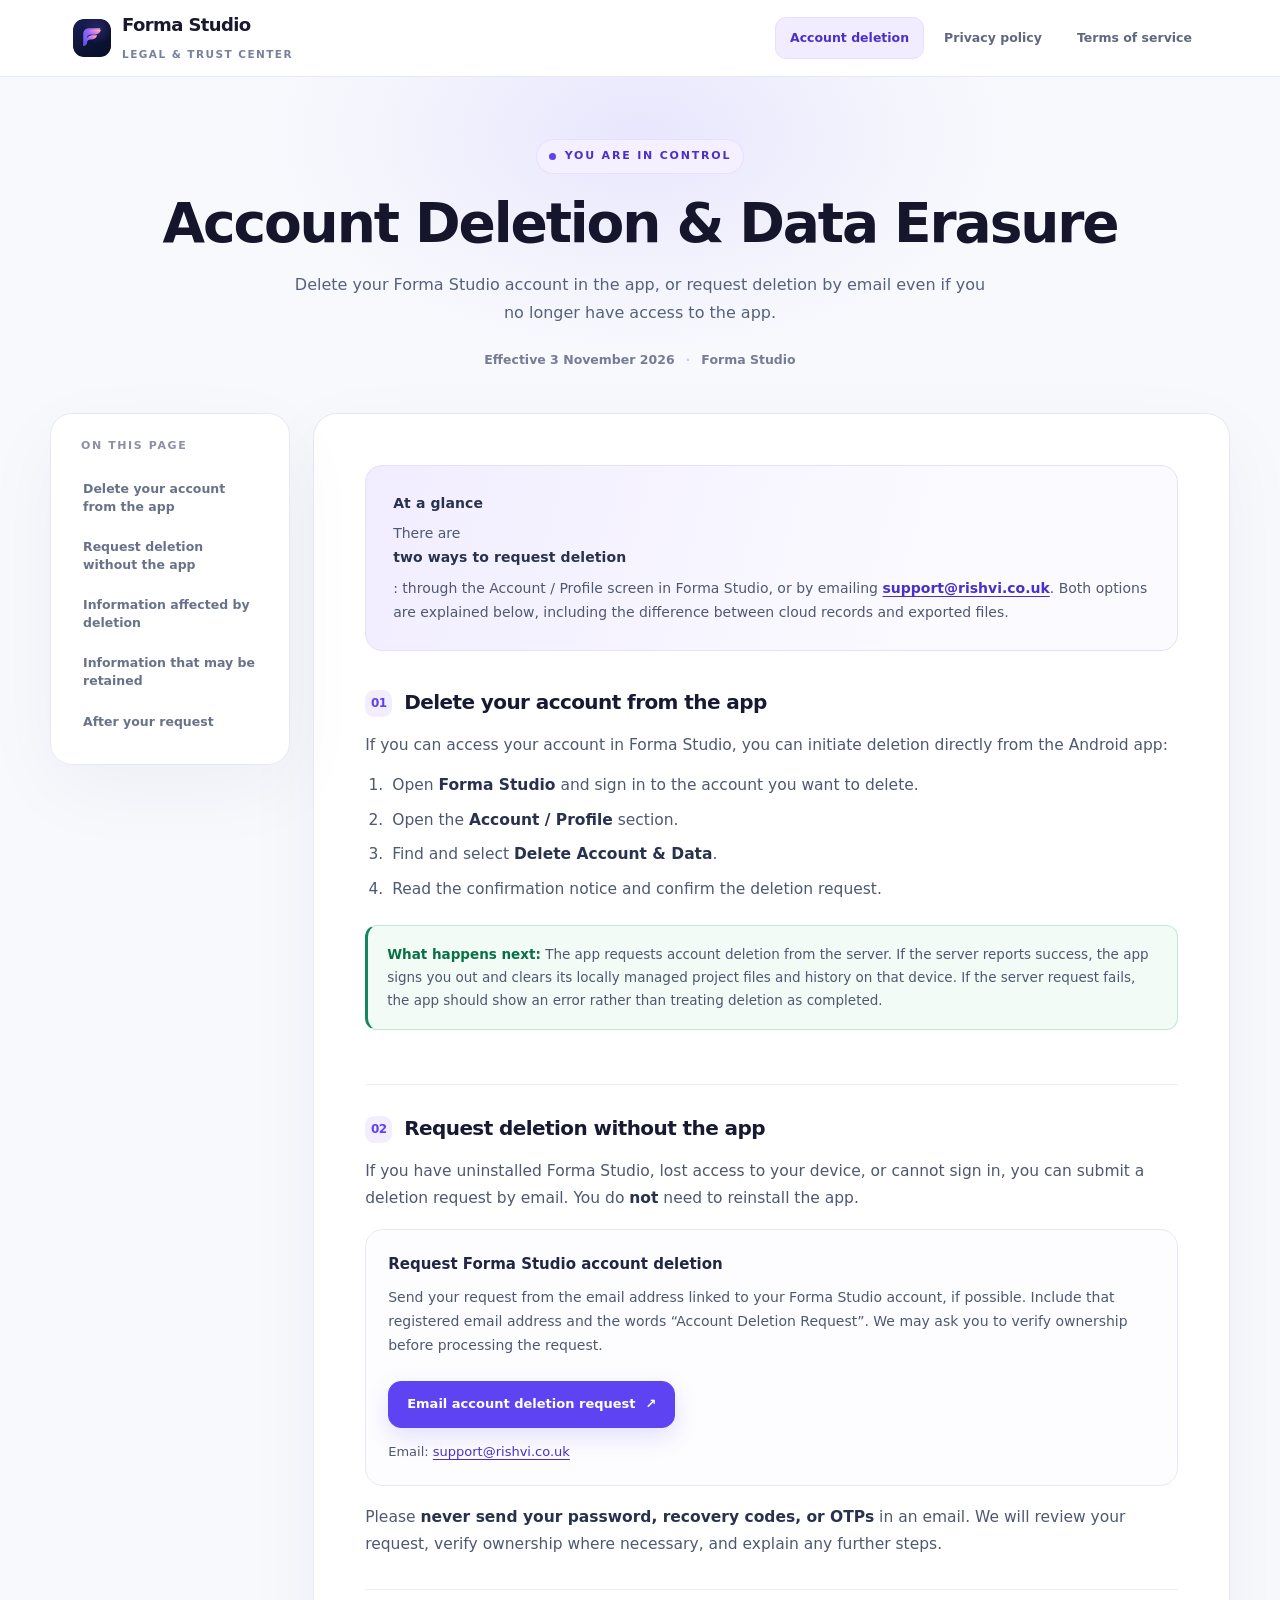
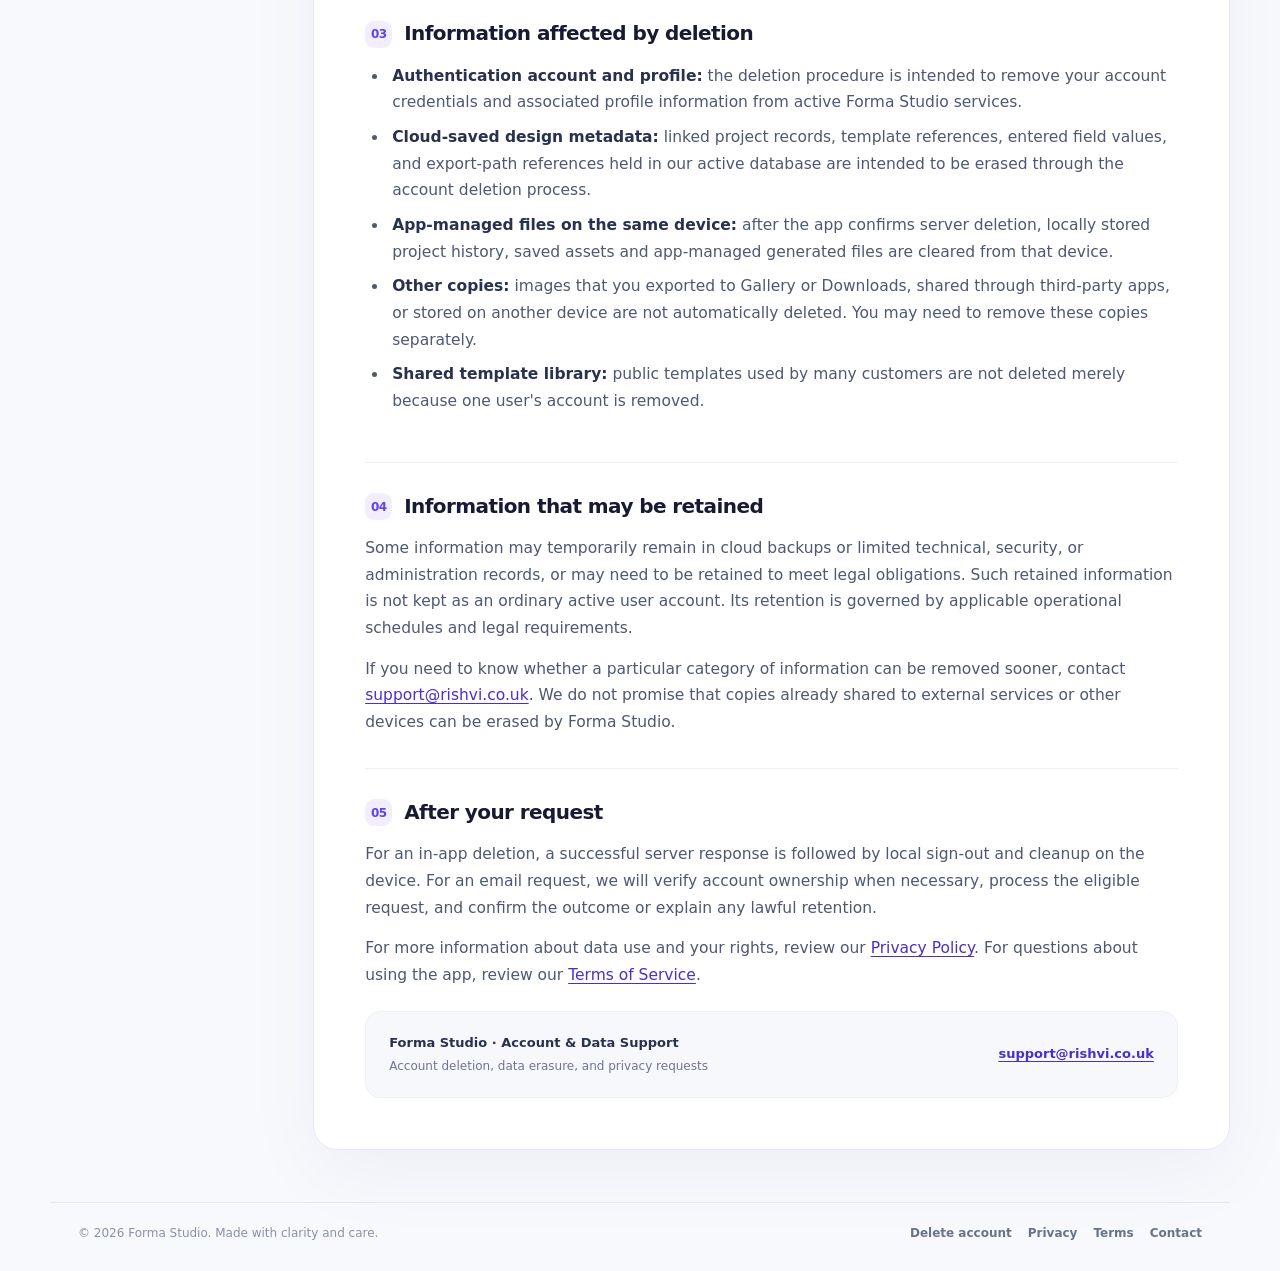
<file: index.html>
<!doctype html>
<html lang="en">
<head>
  <meta charset="utf-8">
  <meta name="viewport" content="width=device-width, initial-scale=1">
  <meta name="theme-color" content="#F8F9FD">
  <meta name="color-scheme" content="light">
  <meta name="description" content="Delete your Forma Studio account in the app, or request deletion by email even if you no longer have access to the app.">
  <meta name="author" content="Forma Studio">
  <title>Account Deletion &amp; Data Erasure | Forma Studio</title>
  <link rel="icon" href="assets/forma_mark.svg" type="image/svg+xml">
  <link rel="stylesheet" href="styles.css">
</head>
<body>
<a class="skip-link" href="#main-content">Skip to content</a>
<header class="site-header">
  <div class="header-content">
    <a class="brand" href="index.html" aria-label="Forma Studio legal home">
      <img src="assets/forma_mark.svg" alt="" width="38" height="38">
      <span><span class="brand-name">Forma Studio</span><span class="brand-line">Legal &amp; Trust Center</span></span>
    </a>
    <nav class="top-nav" aria-label="Legal pages">
      <a href="index.html" aria-current="page">Account deletion</a>
<a href="privacy-policy.html">Privacy policy</a>
<a href="terms-of-service.html">Terms of service</a>
    </nav>
  </div>
</header>
<div class="page-wrap">
  <main id="main-content">
    <div class="hero">
      <span class="eyebrow"><span class="dot" aria-hidden="true"></span> You are in control</span>
      <h1>Account Deletion &amp; Data Erasure</h1>
      <p class="hero-subtitle">Delete your Forma Studio account in the app, or request deletion by email even if you no longer have access to the app.</p>
      <div class="hero-meta">Effective 3 November 2026<span aria-hidden="true">·</span>Forma Studio</div>
    </div>
    <div class="content-grid">
      <aside class="toc" aria-label="On this page"><div class="toc-title">On this page</div><nav aria-label="Page sections"><a href="#in-app">Delete your account from the app</a>
<a href="#web">Request deletion without the app</a>
<a href="#removed">Information affected by deletion</a>
<a href="#retained">Information that may be retained</a>
<a href="#after">After your request</a></nav></aside>
      <article class="document" aria-label="Account Deletion &amp; Data Erasure">
        <div class="summary"><strong>At a glance</strong><p>There are <strong>two ways to request deletion</strong>: through the Account / Profile screen in Forma Studio, or by emailing <a href="mailto:support@rishvi.co.uk">support@rishvi.co.uk</a>. Both options are explained below, including the difference between cloud records and exported files.</p></div>
        <section id="in-app" aria-labelledby="heading-in-app">
<h2 id="heading-in-app"><span class="sec-number" aria-hidden="true">01</span>Delete your account from the app</h2>
<p>If you can access your account in Forma Studio, you can initiate deletion directly from the Android app:</p>
<ol>
<li>Open <strong>Forma Studio</strong> and sign in to the account you want to delete.</li>
<li>Open the <strong>Account / Profile</strong> section.</li>
<li>Find and select <strong>Delete Account &amp; Data</strong>.</li>
<li>Read the confirmation notice and confirm the deletion request.</li>
</ol>
<div class="note note--success"><strong>What happens next:</strong> The app requests account deletion from the server. If the server reports success, the app signs you out and clears its locally managed project files and history on that device. If the server request fails, the app should show an error rather than treating deletion as completed.</div>
</section>
<section id="web" aria-labelledby="heading-web">
<h2 id="heading-web"><span class="sec-number" aria-hidden="true">02</span>Request deletion without the app</h2>
<p>If you have uninstalled Forma Studio, lost access to your device, or cannot sign in, you can submit a deletion request by email. You do <strong>not</strong> need to reinstall the app.</p>
<div class="callout"><div class="callout-title">Request Forma Studio account deletion</div><p>Send your request from the email address linked to your Forma Studio account, if possible. Include that registered email address and the words “Account Deletion Request”. We may ask you to verify ownership before processing the request.</p><a class="button" href="mailto:support@rishvi.co.uk?subject=Forma%20Studio%20Account%20Deletion%20Request&amp;body=Hello%20Forma%20Studio%2C%0A%0APlease%20delete%20the%20Forma%20Studio%20account%20associated%20with%20this%20email%20address%20and%20the%20related%20personal%20data.%0A%0AThank%20you.">Email account deletion request <span aria-hidden="true">↗</span></a><p style="margin-top:13px;font-size:13px">Email: <a href="mailto:support@rishvi.co.uk">support@rishvi.co.uk</a></p></div>
<p>Please <strong>never send your password, recovery codes, or OTPs</strong> in an email. We will review your request, verify ownership where necessary, and explain any further steps.</p>
</section>
<section id="removed" aria-labelledby="heading-removed">
<h2 id="heading-removed"><span class="sec-number" aria-hidden="true">03</span>Information affected by deletion</h2>
<ul>
<li><strong>Authentication account and profile:</strong> the deletion procedure is intended to remove your account credentials and associated profile information from active Forma Studio services.</li>
<li><strong>Cloud-saved design metadata:</strong> linked project records, template references, entered field values, and export-path references held in our active database are intended to be erased through the account deletion process.</li>
<li><strong>App-managed files on the same device:</strong> after the app confirms server deletion, locally stored project history, saved assets and app-managed generated files are cleared from that device.</li>
<li><strong>Other copies:</strong> images that you exported to Gallery or Downloads, shared through third-party apps, or stored on another device are not automatically deleted. You may need to remove these copies separately.</li>
<li><strong>Shared template library:</strong> public templates used by many customers are not deleted merely because one user's account is removed.</li>
</ul>
</section>
<section id="retained" aria-labelledby="heading-retained">
<h2 id="heading-retained"><span class="sec-number" aria-hidden="true">04</span>Information that may be retained</h2>
<p>Some information may temporarily remain in cloud backups or limited technical, security, or administration records, or may need to be retained to meet legal obligations. Such retained information is not kept as an ordinary active user account. Its retention is governed by applicable operational schedules and legal requirements.</p>
<p>If you need to know whether a particular category of information can be removed sooner, contact <a href="mailto:support@rishvi.co.uk">support@rishvi.co.uk</a>. We do not promise that copies already shared to external services or other devices can be erased by Forma Studio.</p>
</section>
<section id="after" aria-labelledby="heading-after">
<h2 id="heading-after"><span class="sec-number" aria-hidden="true">05</span>After your request</h2>
<p>For an in-app deletion, a successful server response is followed by local sign-out and cleanup on the device. For an email request, we will verify account ownership when necessary, process the eligible request, and confirm the outcome or explain any lawful retention.</p>
<p>For more information about data use and your rights, review our <a href="privacy-policy.html">Privacy Policy</a>. For questions about using the app, review our <a href="terms-of-service.html">Terms of Service</a>.</p>
<div class="contact-strip"><div><strong>Forma Studio · Account &amp; Data Support</strong><span>Account deletion, data erasure, and privacy requests</span></div><a href="mailto:support@rishvi.co.uk">support@rishvi.co.uk</a></div>
</section>
      </article>
    </div>
  </main>
</div>
<footer class="site-footer"><span>© 2026 Forma Studio. Made with clarity and care.</span><nav class="footer-links" aria-label="Footer links"><a href="index.html">Delete account</a><a href="privacy-policy.html">Privacy</a><a href="terms-of-service.html">Terms</a><a href="mailto:support@rishvi.co.uk">Contact</a></nav></footer>
</body>
</html>
</file>
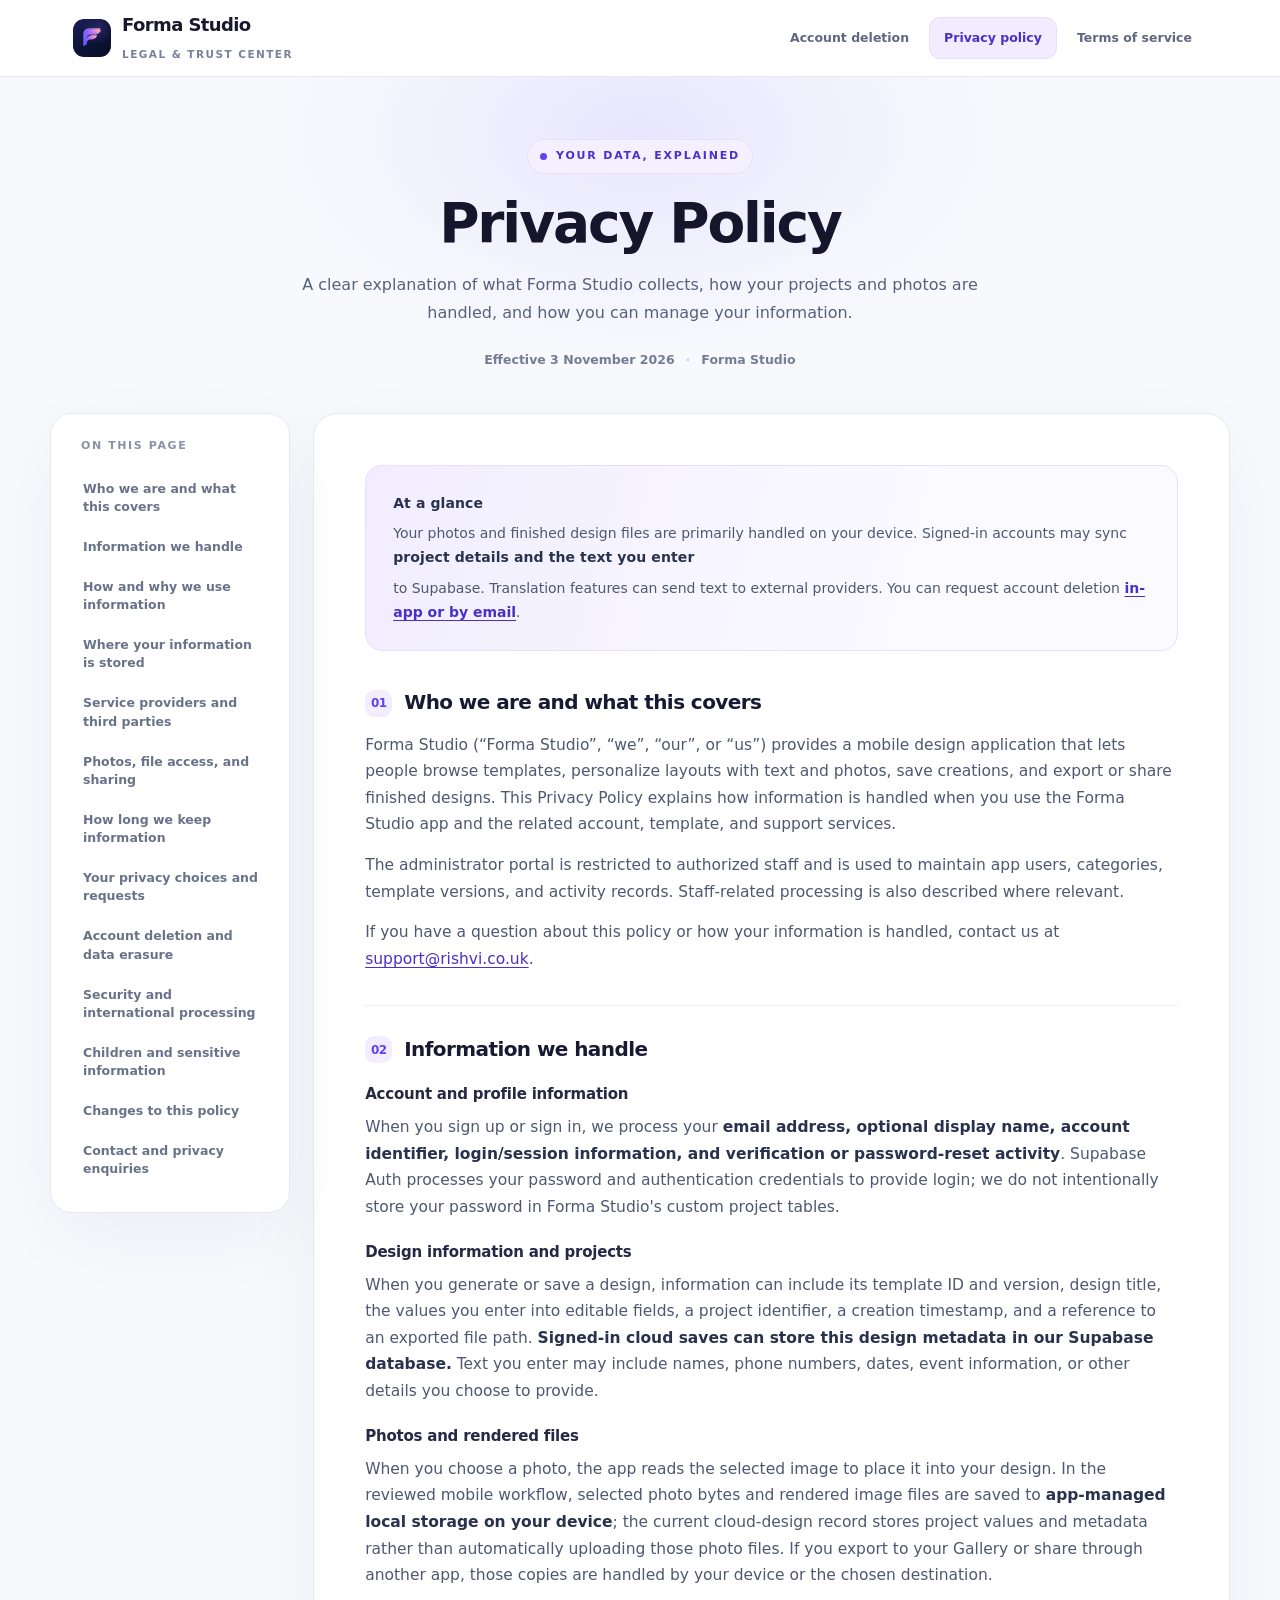
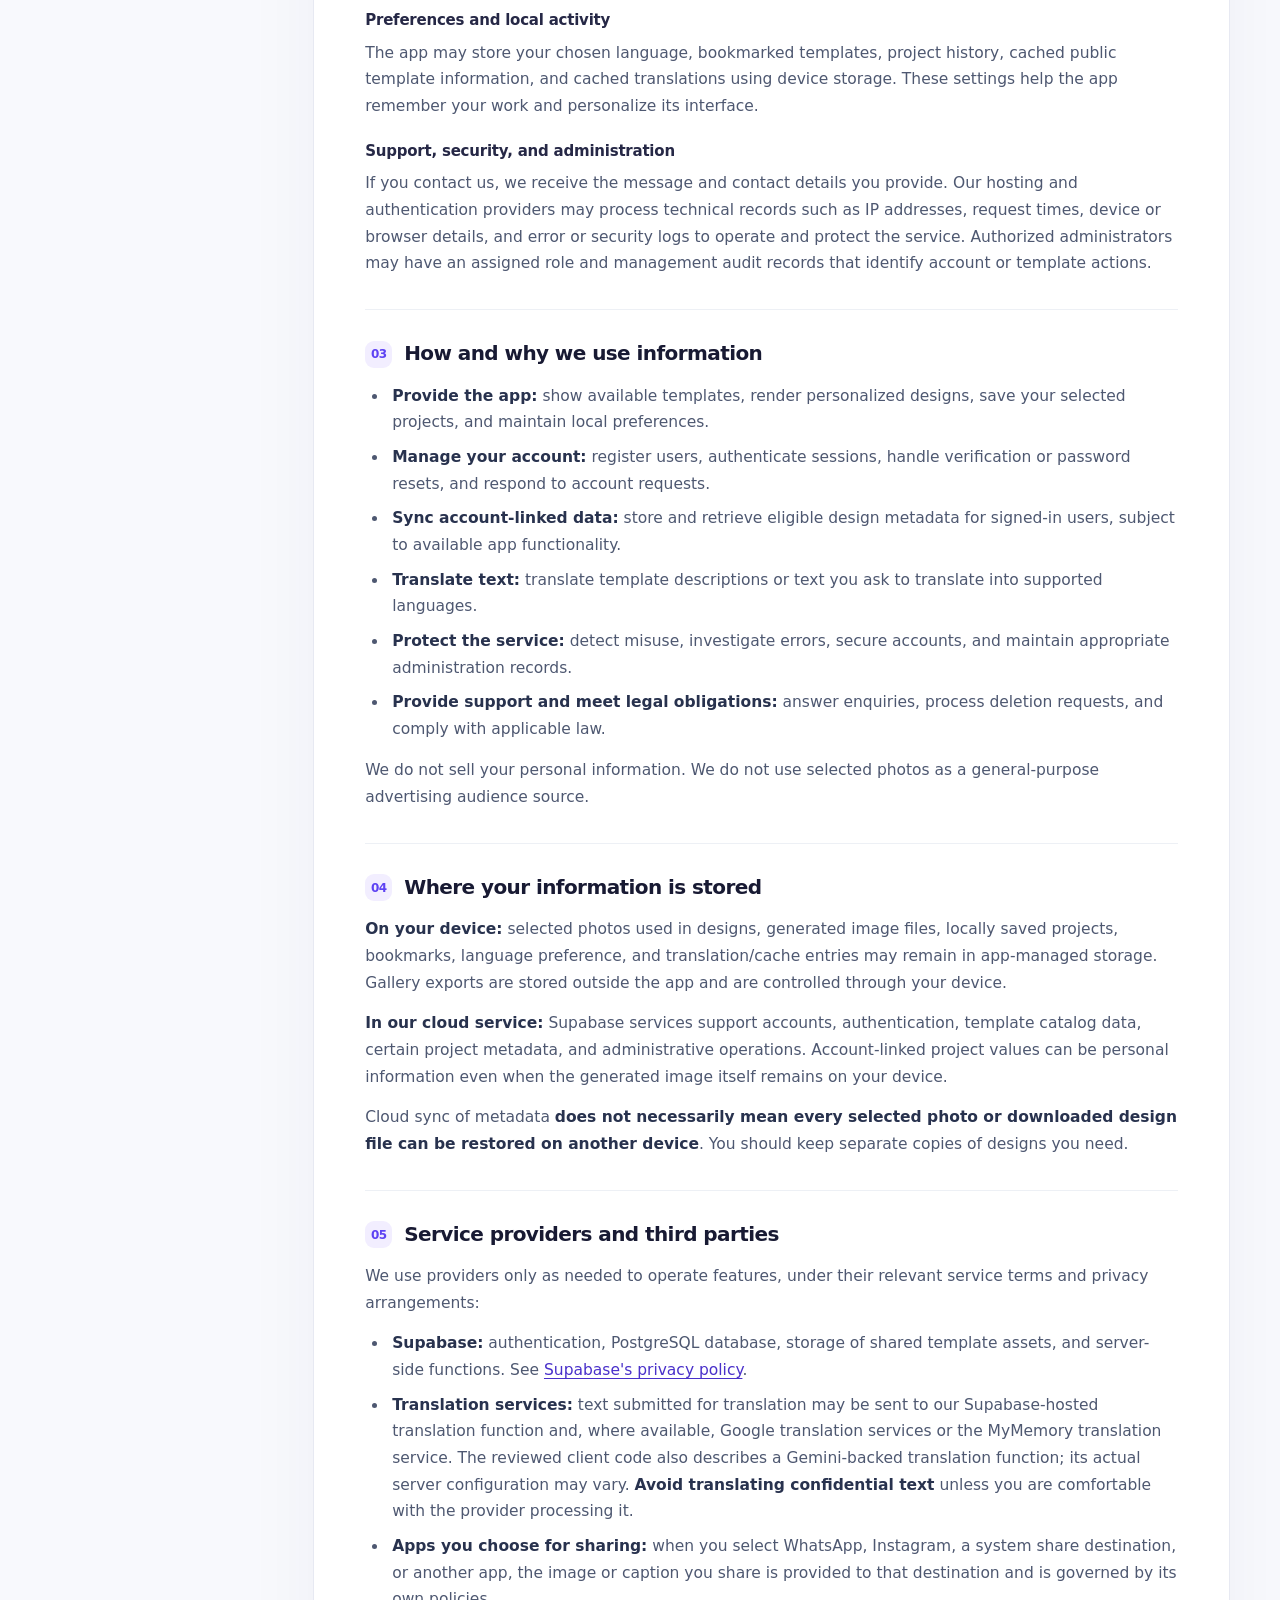
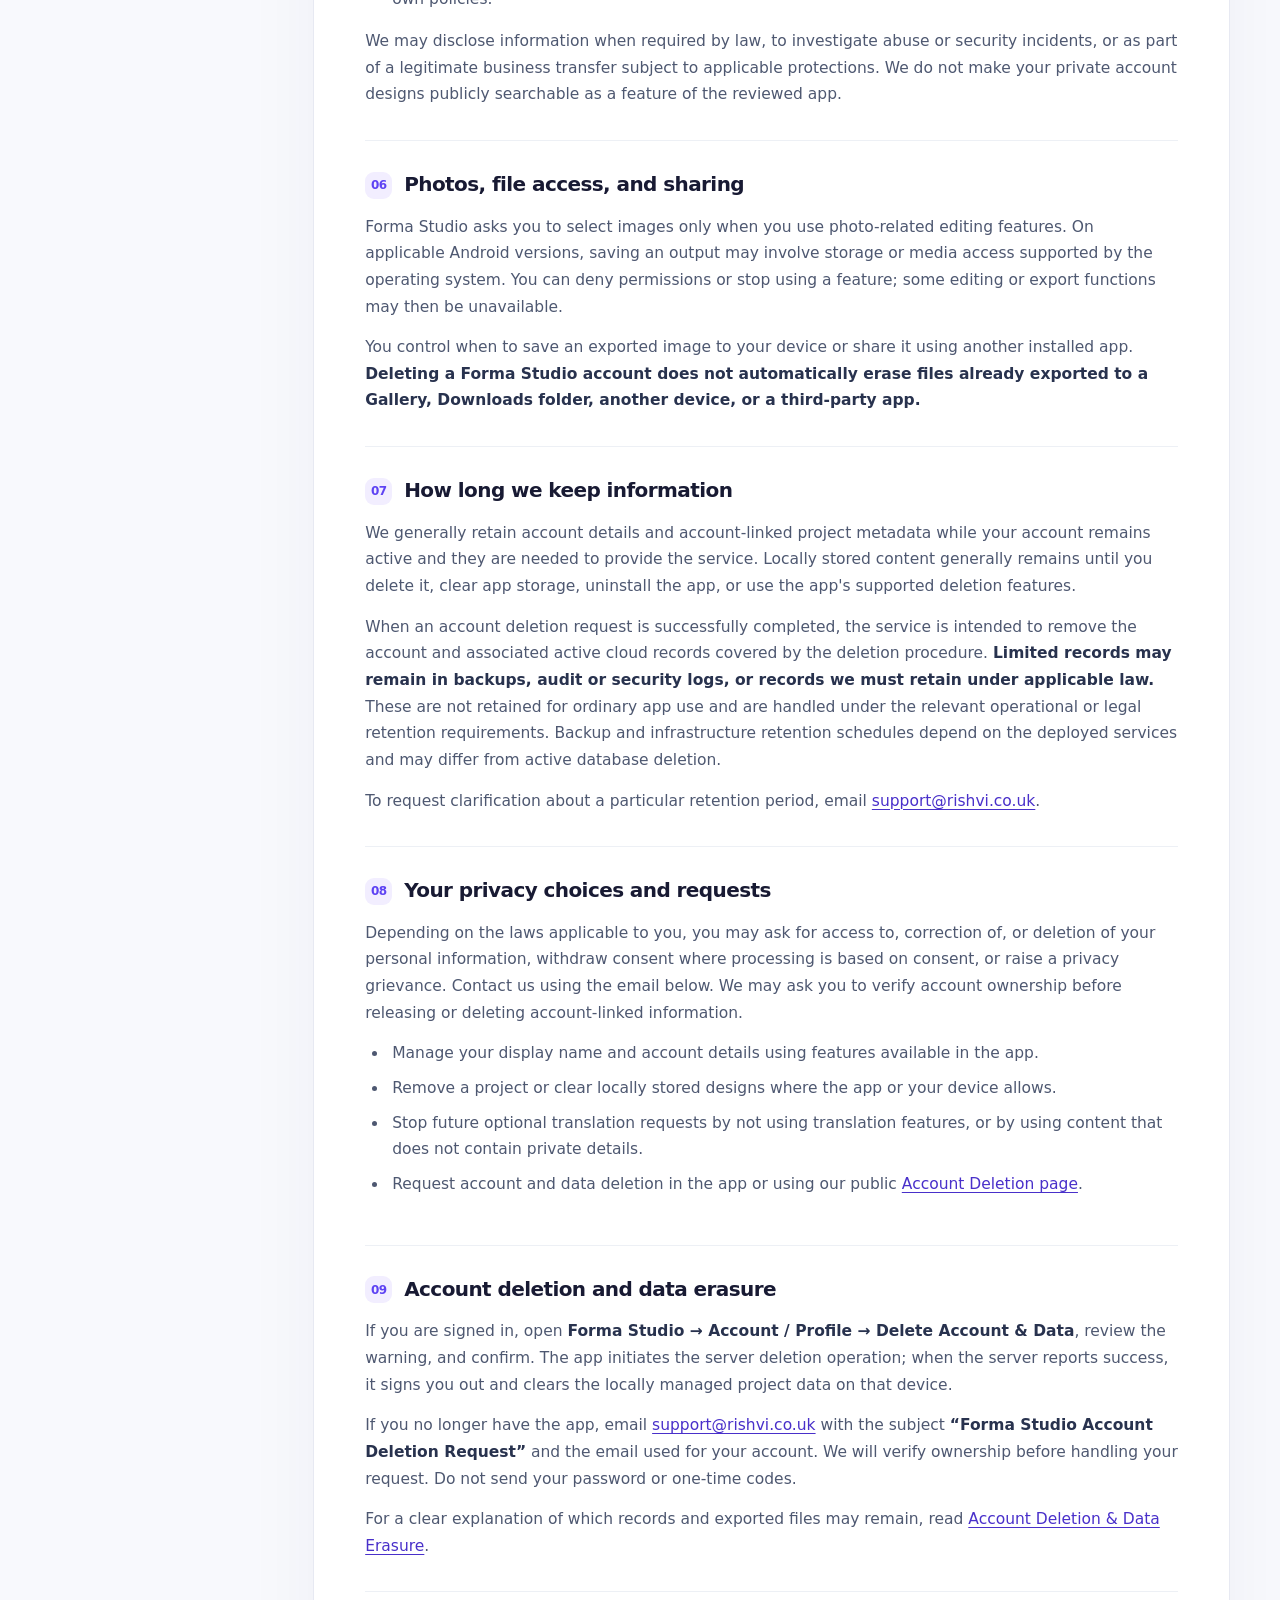
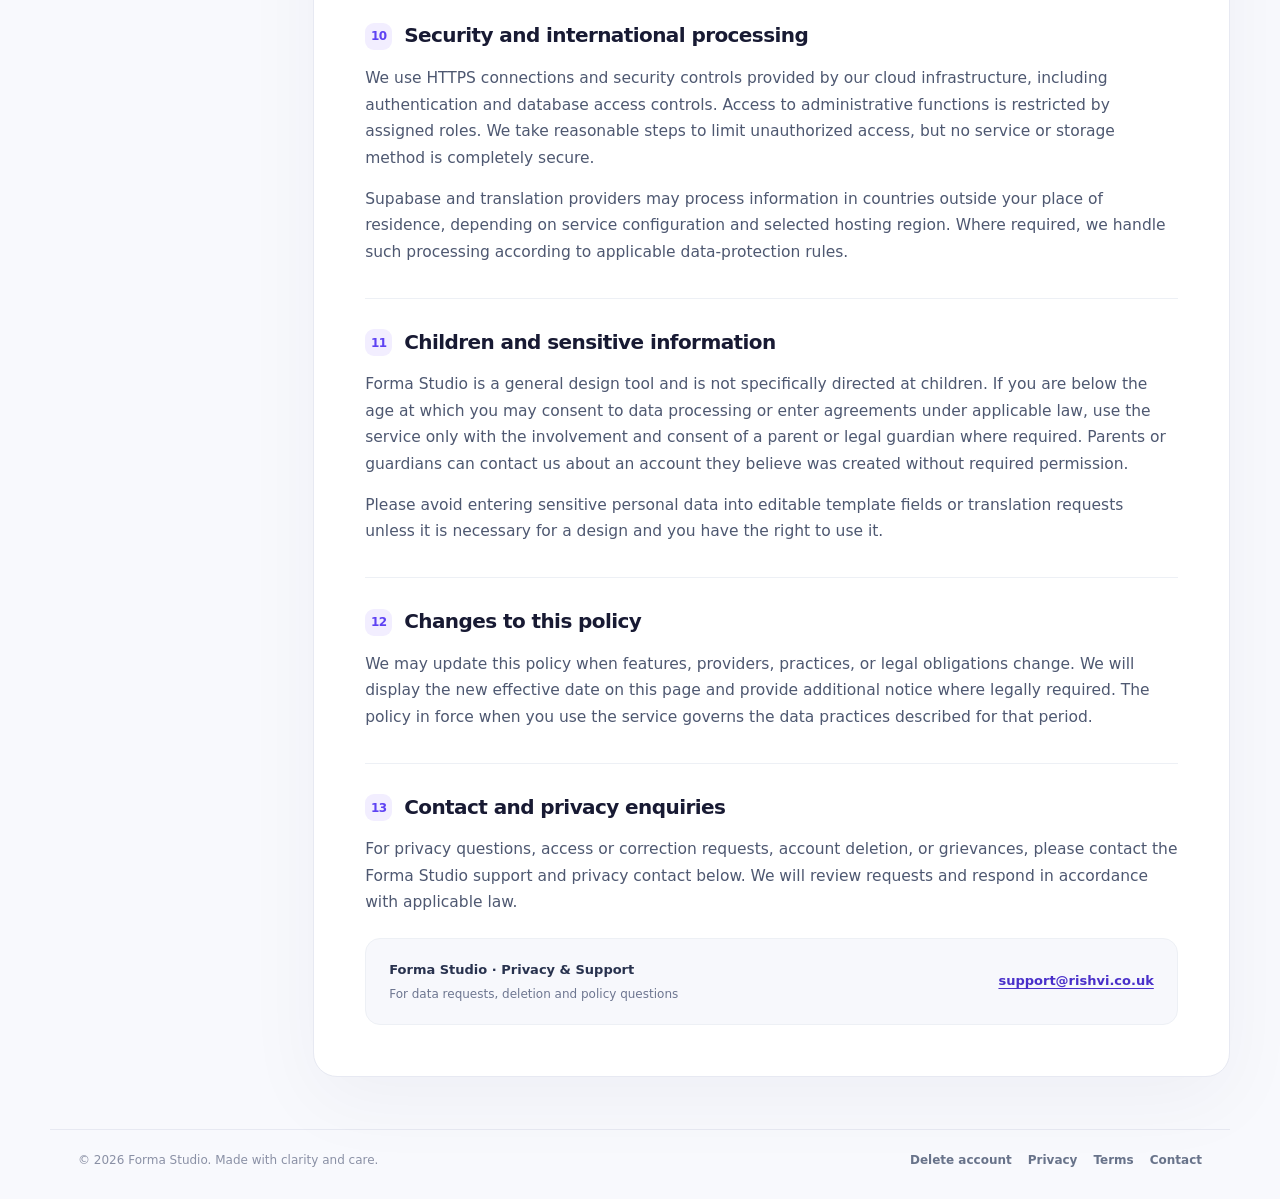
<file: privacy-policy.html>
<!doctype html>
<html lang="en">
<head>
  <meta charset="utf-8">
  <meta name="viewport" content="width=device-width, initial-scale=1">
  <meta name="theme-color" content="#F8F9FD">
  <meta name="color-scheme" content="light">
  <meta name="description" content="A clear explanation of what Forma Studio collects, how your projects and photos are handled, and how you can manage your information.">
  <meta name="author" content="Forma Studio">
  <title>Privacy Policy | Forma Studio</title>
  <link rel="icon" href="assets/forma_mark.svg" type="image/svg+xml">
  <link rel="stylesheet" href="styles.css">
</head>
<body>
<a class="skip-link" href="#main-content">Skip to content</a>
<header class="site-header">
  <div class="header-content">
    <a class="brand" href="index.html" aria-label="Forma Studio legal home">
      <img src="assets/forma_mark.svg" alt="" width="38" height="38">
      <span><span class="brand-name">Forma Studio</span><span class="brand-line">Legal &amp; Trust Center</span></span>
    </a>
    <nav class="top-nav" aria-label="Legal pages">
      <a href="index.html">Account deletion</a>
<a href="privacy-policy.html" aria-current="page">Privacy policy</a>
<a href="terms-of-service.html">Terms of service</a>
    </nav>
  </div>
</header>
<div class="page-wrap">
  <main id="main-content">
    <div class="hero">
      <span class="eyebrow"><span class="dot" aria-hidden="true"></span> Your data, explained</span>
      <h1>Privacy Policy</h1>
      <p class="hero-subtitle">A clear explanation of what Forma Studio collects, how your projects and photos are handled, and how you can manage your information.</p>
      <div class="hero-meta">Effective 3 November 2026<span aria-hidden="true">·</span>Forma Studio</div>
    </div>
    <div class="content-grid">
      <aside class="toc" aria-label="On this page"><div class="toc-title">On this page</div><nav aria-label="Page sections"><a href="#scope">Who we are and what this covers</a>
<a href="#information">Information we handle</a>
<a href="#usage">How and why we use information</a>
<a href="#storage">Where your information is stored</a>
<a href="#providers">Service providers and third parties</a>
<a href="#permissions">Photos, file access, and sharing</a>
<a href="#retention">How long we keep information</a>
<a href="#rights">Your privacy choices and requests</a>
<a href="#deletion">Account deletion and data erasure</a>
<a href="#safety">Security and international processing</a>
<a href="#children">Children and sensitive information</a>
<a href="#changes">Changes to this policy</a>
<a href="#contact">Contact and privacy enquiries</a></nav></aside>
      <article class="document" aria-label="Privacy Policy">
        <div class="summary"><strong>At a glance</strong><p>Your photos and finished design files are primarily handled on your device. Signed-in accounts may sync <strong>project details and the text you enter</strong> to Supabase. Translation features can send text to external providers. You can request account deletion <a href="account-deletion.html">in-app or by email</a>.</p></div>
        <section id="scope" aria-labelledby="heading-scope">
<h2 id="heading-scope"><span class="sec-number" aria-hidden="true">01</span>Who we are and what this covers</h2>
<p>Forma Studio (“Forma Studio”, “we”, “our”, or “us”) provides a mobile design application that lets people browse templates, personalize layouts with text and photos, save creations, and export or share finished designs. This Privacy Policy explains how information is handled when you use the Forma Studio app and the related account, template, and support services.</p>
<p>The administrator portal is restricted to authorized staff and is used to maintain app users, categories, template versions, and activity records. Staff-related processing is also described where relevant.</p>
<p>If you have a question about this policy or how your information is handled, contact us at <a href="mailto:support@rishvi.co.uk">support@rishvi.co.uk</a>.</p>
</section>
<section id="information" aria-labelledby="heading-information">
<h2 id="heading-information"><span class="sec-number" aria-hidden="true">02</span>Information we handle</h2>
<h3>Account and profile information</h3>
<p>When you sign up or sign in, we process your <strong>email address, optional display name, account identifier, login/session information, and verification or password-reset activity</strong>. Supabase Auth processes your password and authentication credentials to provide login; we do not intentionally store your password in Forma Studio's custom project tables.</p>
<h3>Design information and projects</h3>
<p>When you generate or save a design, information can include its template ID and version, design title, the values you enter into editable fields, a project identifier, a creation timestamp, and a reference to an exported file path. <strong>Signed-in cloud saves can store this design metadata in our Supabase database.</strong> Text you enter may include names, phone numbers, dates, event information, or other details you choose to provide.</p>
<h3>Photos and rendered files</h3>
<p>When you choose a photo, the app reads the selected image to place it into your design. In the reviewed mobile workflow, selected photo bytes and rendered image files are saved to <strong>app-managed local storage on your device</strong>; the current cloud-design record stores project values and metadata rather than automatically uploading those photo files. If you export to your Gallery or share through another app, those copies are handled by your device or the chosen destination.</p>
<h3>Preferences and local activity</h3>
<p>The app may store your chosen language, bookmarked templates, project history, cached public template information, and cached translations using device storage. These settings help the app remember your work and personalize its interface.</p>
<h3>Support, security, and administration</h3>
<p>If you contact us, we receive the message and contact details you provide. Our hosting and authentication providers may process technical records such as IP addresses, request times, device or browser details, and error or security logs to operate and protect the service. Authorized administrators may have an assigned role and management audit records that identify account or template actions.</p>
</section>
<section id="usage" aria-labelledby="heading-usage">
<h2 id="heading-usage"><span class="sec-number" aria-hidden="true">03</span>How and why we use information</h2>
<ul>
<li><strong>Provide the app:</strong> show available templates, render personalized designs, save your selected projects, and maintain local preferences.</li>
<li><strong>Manage your account:</strong> register users, authenticate sessions, handle verification or password resets, and respond to account requests.</li>
<li><strong>Sync account-linked data:</strong> store and retrieve eligible design metadata for signed-in users, subject to available app functionality.</li>
<li><strong>Translate text:</strong> translate template descriptions or text you ask to translate into supported languages.</li>
<li><strong>Protect the service:</strong> detect misuse, investigate errors, secure accounts, and maintain appropriate administration records.</li>
<li><strong>Provide support and meet legal obligations:</strong> answer enquiries, process deletion requests, and comply with applicable law.</li>
</ul>
<p>We do not sell your personal information. We do not use selected photos as a general-purpose advertising audience source.</p>
</section>
<section id="storage" aria-labelledby="heading-storage">
<h2 id="heading-storage"><span class="sec-number" aria-hidden="true">04</span>Where your information is stored</h2>
<p><strong>On your device:</strong> selected photos used in designs, generated image files, locally saved projects, bookmarks, language preference, and translation/cache entries may remain in app-managed storage. Gallery exports are stored outside the app and are controlled through your device.</p>
<p><strong>In our cloud service:</strong> Supabase services support accounts, authentication, template catalog data, certain project metadata, and administrative operations. Account-linked project values can be personal information even when the generated image itself remains on your device.</p>
<p>Cloud sync of metadata <strong>does not necessarily mean every selected photo or downloaded design file can be restored on another device</strong>. You should keep separate copies of designs you need.</p>
</section>
<section id="providers" aria-labelledby="heading-providers">
<h2 id="heading-providers"><span class="sec-number" aria-hidden="true">05</span>Service providers and third parties</h2>
<p>We use providers only as needed to operate features, under their relevant service terms and privacy arrangements:</p>
<ul>
<li><strong>Supabase:</strong> authentication, PostgreSQL database, storage of shared template assets, and server-side functions. See <a href="https://supabase.com/privacy" target="_blank" rel="noopener noreferrer">Supabase's privacy policy</a>.</li>
<li><strong>Translation services:</strong> text submitted for translation may be sent to our Supabase-hosted translation function and, where available, Google translation services or the MyMemory translation service. The reviewed client code also describes a Gemini-backed translation function; its actual server configuration may vary. <strong>Avoid translating confidential text</strong> unless you are comfortable with the provider processing it.</li>
<li><strong>Apps you choose for sharing:</strong> when you select WhatsApp, Instagram, a system share destination, or another app, the image or caption you share is provided to that destination and is governed by its own policies.</li>
</ul>
<p>We may disclose information when required by law, to investigate abuse or security incidents, or as part of a legitimate business transfer subject to applicable protections. We do not make your private account designs publicly searchable as a feature of the reviewed app.</p>
</section>
<section id="permissions" aria-labelledby="heading-permissions">
<h2 id="heading-permissions"><span class="sec-number" aria-hidden="true">06</span>Photos, file access, and sharing</h2>
<p>Forma Studio asks you to select images only when you use photo-related editing features. On applicable Android versions, saving an output may involve storage or media access supported by the operating system. You can deny permissions or stop using a feature; some editing or export functions may then be unavailable.</p>
<p>You control when to save an exported image to your device or share it using another installed app. <strong>Deleting a Forma Studio account does not automatically erase files already exported to a Gallery, Downloads folder, another device, or a third-party app.</strong></p>
</section>
<section id="retention" aria-labelledby="heading-retention">
<h2 id="heading-retention"><span class="sec-number" aria-hidden="true">07</span>How long we keep information</h2>
<p>We generally retain account details and account-linked project metadata while your account remains active and they are needed to provide the service. Locally stored content generally remains until you delete it, clear app storage, uninstall the app, or use the app's supported deletion features.</p>
<p>When an account deletion request is successfully completed, the service is intended to remove the account and associated active cloud records covered by the deletion procedure. <strong>Limited records may remain in backups, audit or security logs, or records we must retain under applicable law.</strong> These are not retained for ordinary app use and are handled under the relevant operational or legal retention requirements. Backup and infrastructure retention schedules depend on the deployed services and may differ from active database deletion.</p>
<p>To request clarification about a particular retention period, email <a href="mailto:support@rishvi.co.uk">support@rishvi.co.uk</a>.</p>
</section>
<section id="rights" aria-labelledby="heading-rights">
<h2 id="heading-rights"><span class="sec-number" aria-hidden="true">08</span>Your privacy choices and requests</h2>
<p>Depending on the laws applicable to you, you may ask for access to, correction of, or deletion of your personal information, withdraw consent where processing is based on consent, or raise a privacy grievance. Contact us using the email below. We may ask you to verify account ownership before releasing or deleting account-linked information.</p>
<ul>
<li>Manage your display name and account details using features available in the app.</li>
<li>Remove a project or clear locally stored designs where the app or your device allows.</li>
<li>Stop future optional translation requests by not using translation features, or by using content that does not contain private details.</li>
<li>Request account and data deletion in the app or using our public <a href="account-deletion.html">Account Deletion page</a>.</li>
</ul>
</section>
<section id="deletion" aria-labelledby="heading-deletion">
<h2 id="heading-deletion"><span class="sec-number" aria-hidden="true">09</span>Account deletion and data erasure</h2>
<p>If you are signed in, open <strong>Forma Studio → Account / Profile → Delete Account &amp; Data</strong>, review the warning, and confirm. The app initiates the server deletion operation; when the server reports success, it signs you out and clears the locally managed project data on that device.</p>
<p>If you no longer have the app, email <a href="mailto:support@rishvi.co.uk?subject=Forma%20Studio%20Account%20Deletion%20Request">support@rishvi.co.uk</a> with the subject <strong>“Forma Studio Account Deletion Request”</strong> and the email used for your account. We will verify ownership before handling your request. Do not send your password or one-time codes.</p>
<p>For a clear explanation of which records and exported files may remain, read <a href="account-deletion.html">Account Deletion &amp; Data Erasure</a>.</p>
</section>
<section id="safety" aria-labelledby="heading-safety">
<h2 id="heading-safety"><span class="sec-number" aria-hidden="true">10</span>Security and international processing</h2>
<p>We use HTTPS connections and security controls provided by our cloud infrastructure, including authentication and database access controls. Access to administrative functions is restricted by assigned roles. We take reasonable steps to limit unauthorized access, but no service or storage method is completely secure.</p>
<p>Supabase and translation providers may process information in countries outside your place of residence, depending on service configuration and selected hosting region. Where required, we handle such processing according to applicable data-protection rules.</p>
</section>
<section id="children" aria-labelledby="heading-children">
<h2 id="heading-children"><span class="sec-number" aria-hidden="true">11</span>Children and sensitive information</h2>
<p>Forma Studio is a general design tool and is not specifically directed at children. If you are below the age at which you may consent to data processing or enter agreements under applicable law, use the service only with the involvement and consent of a parent or legal guardian where required. Parents or guardians can contact us about an account they believe was created without required permission.</p>
<p>Please avoid entering sensitive personal data into editable template fields or translation requests unless it is necessary for a design and you have the right to use it.</p>
</section>
<section id="changes" aria-labelledby="heading-changes">
<h2 id="heading-changes"><span class="sec-number" aria-hidden="true">12</span>Changes to this policy</h2>
<p>We may update this policy when features, providers, practices, or legal obligations change. We will display the new effective date on this page and provide additional notice where legally required. The policy in force when you use the service governs the data practices described for that period.</p>
</section>
<section id="contact" aria-labelledby="heading-contact">
<h2 id="heading-contact"><span class="sec-number" aria-hidden="true">13</span>Contact and privacy enquiries</h2>
<p>For privacy questions, access or correction requests, account deletion, or grievances, please contact the Forma Studio support and privacy contact below. We will review requests and respond in accordance with applicable law.</p>
<div class="contact-strip"><div><strong>Forma Studio · Privacy &amp; Support</strong><span>For data requests, deletion and policy questions</span></div><a href="mailto:support@rishvi.co.uk">support@rishvi.co.uk</a></div>
</section>
      </article>
    </div>
  </main>
</div>
<footer class="site-footer"><span>© 2026 Forma Studio. Made with clarity and care.</span><nav class="footer-links" aria-label="Footer links"><a href="index.html">Delete account</a><a href="privacy-policy.html">Privacy</a><a href="terms-of-service.html">Terms</a><a href="mailto:support@rishvi.co.uk">Contact</a></nav></footer>
</body>
</html>
</file>
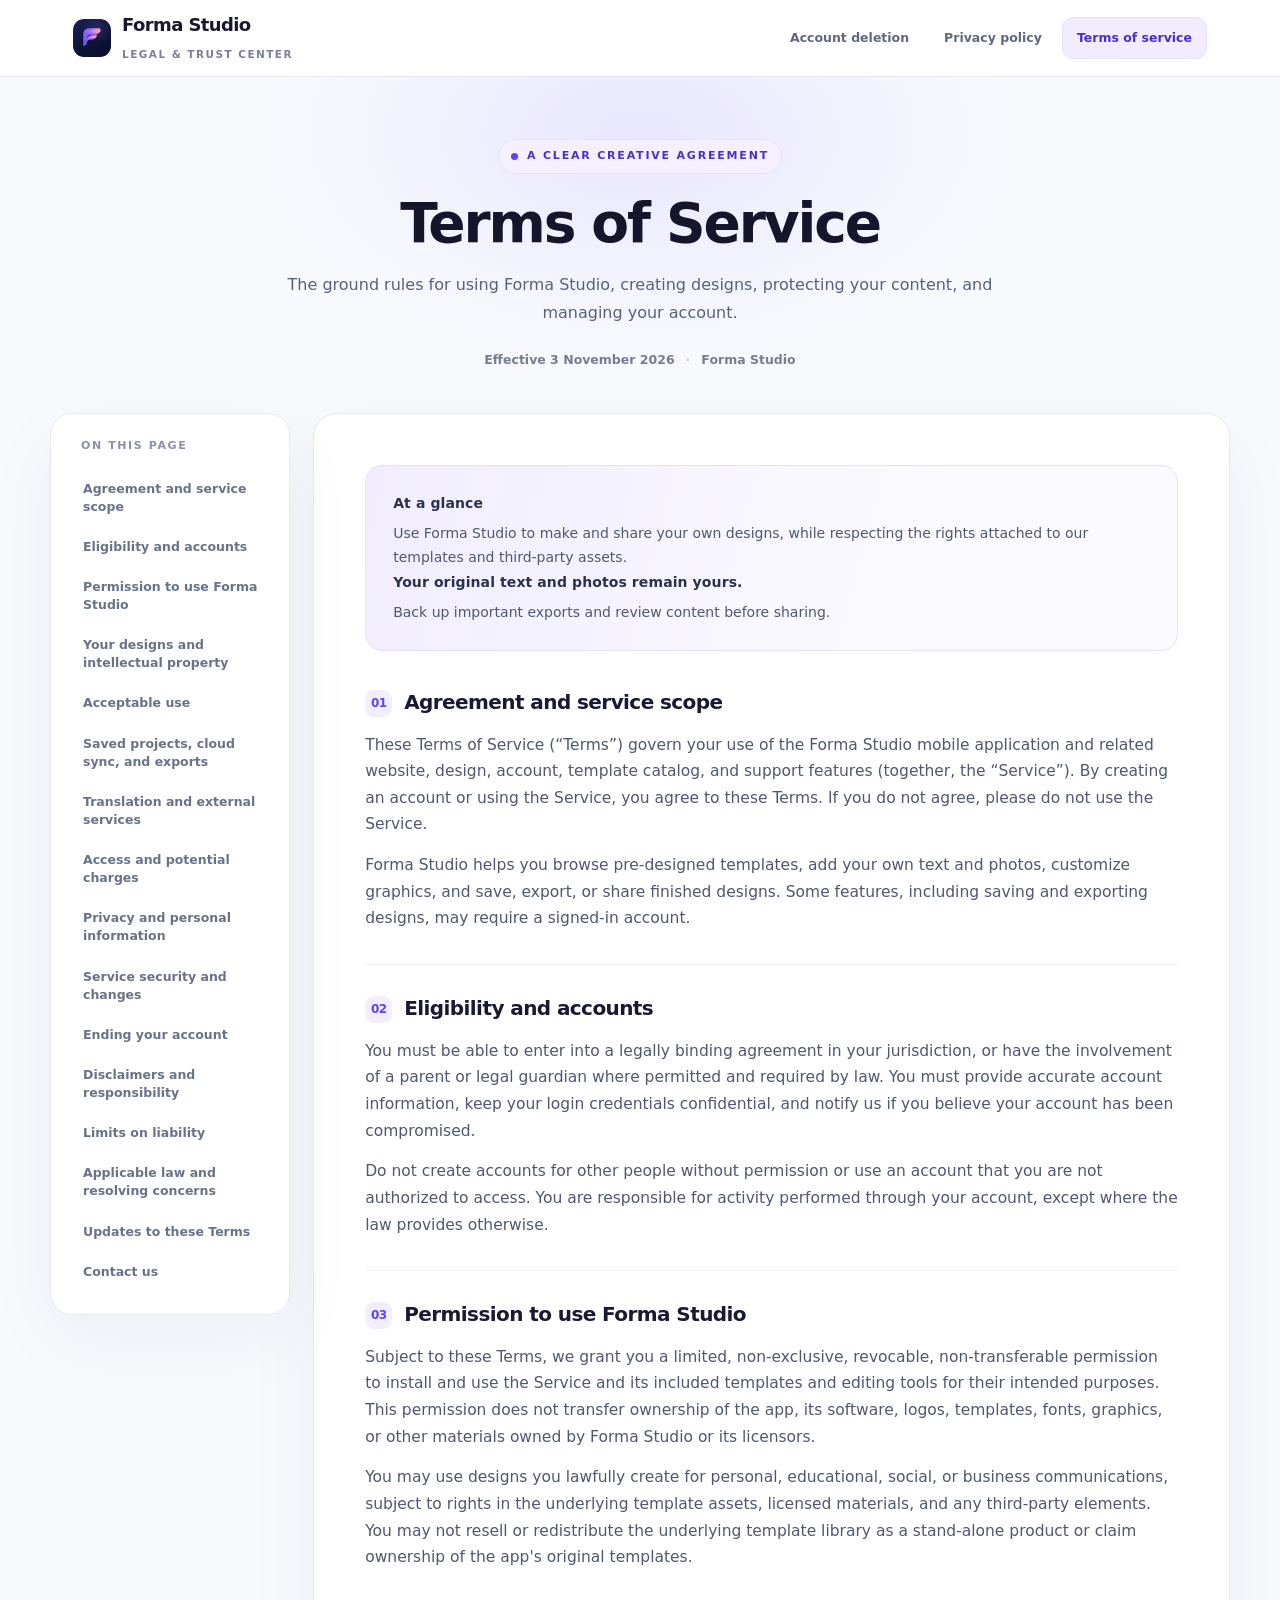
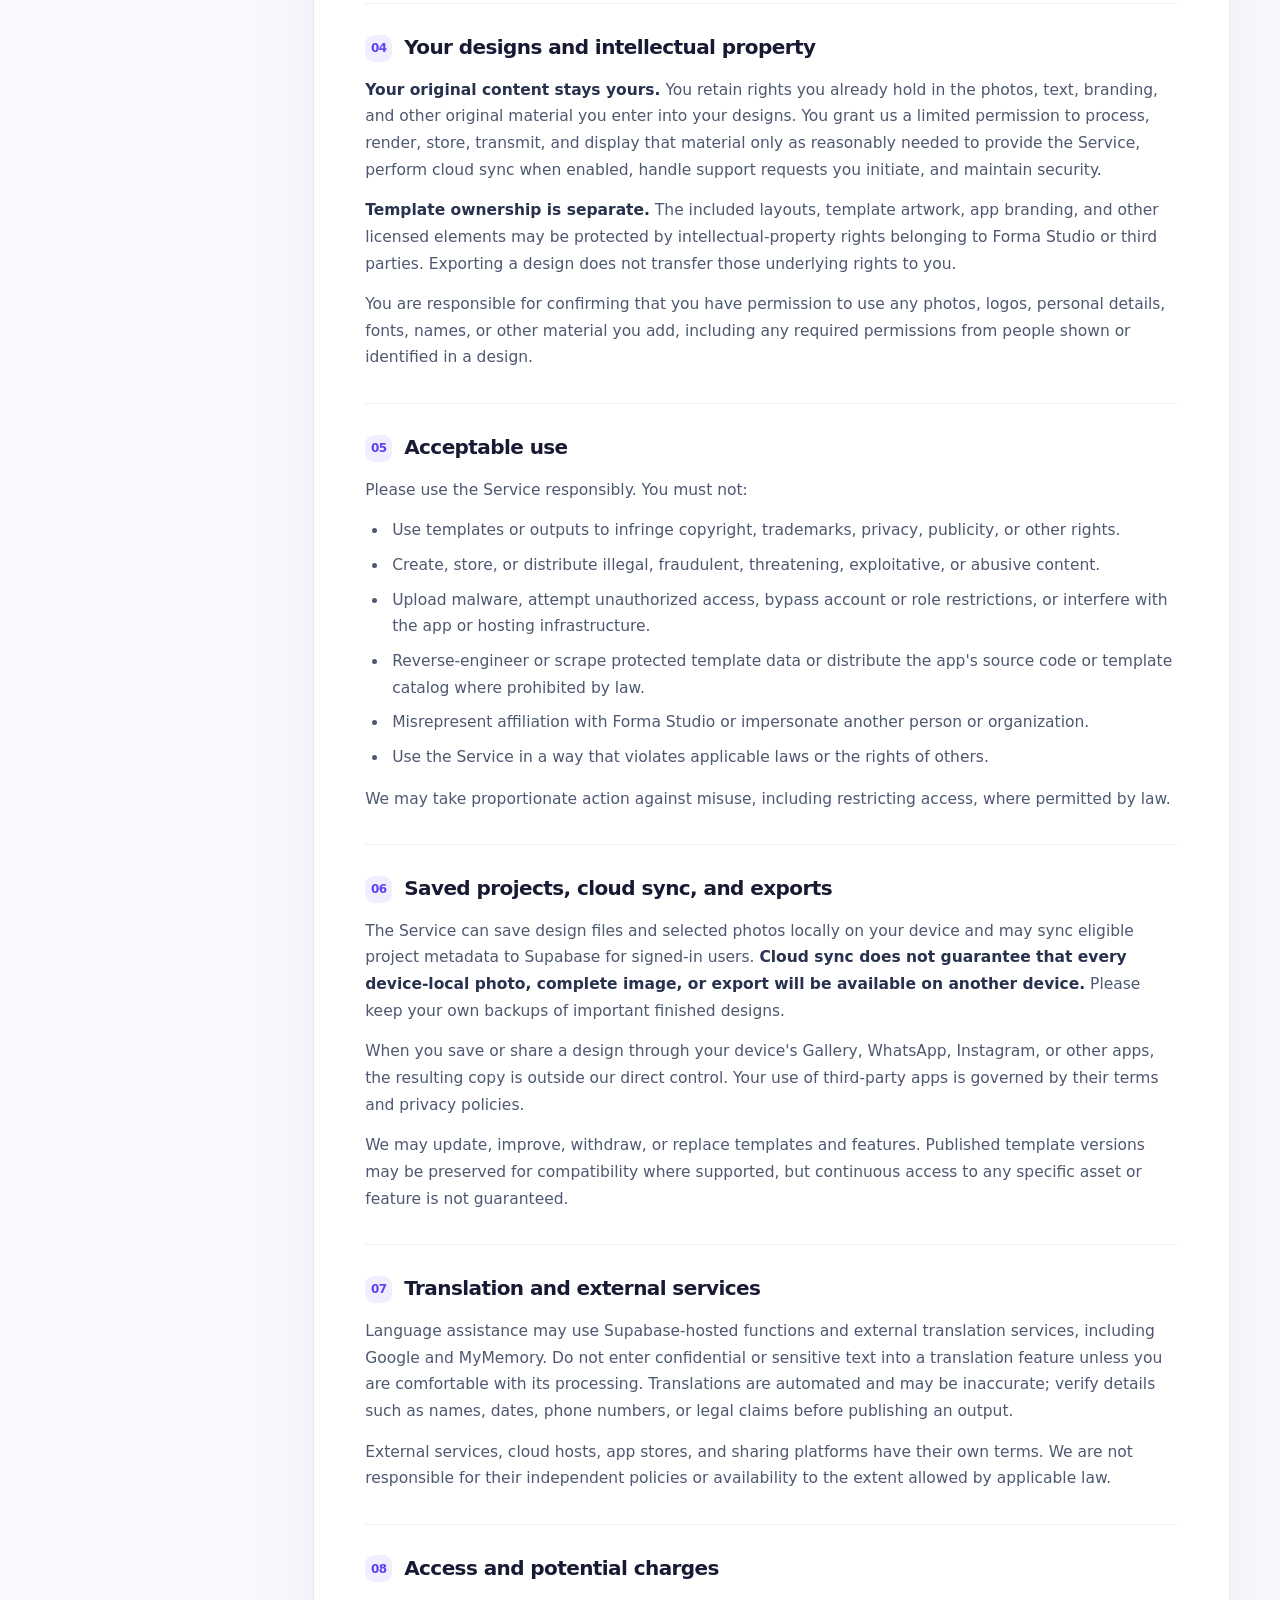
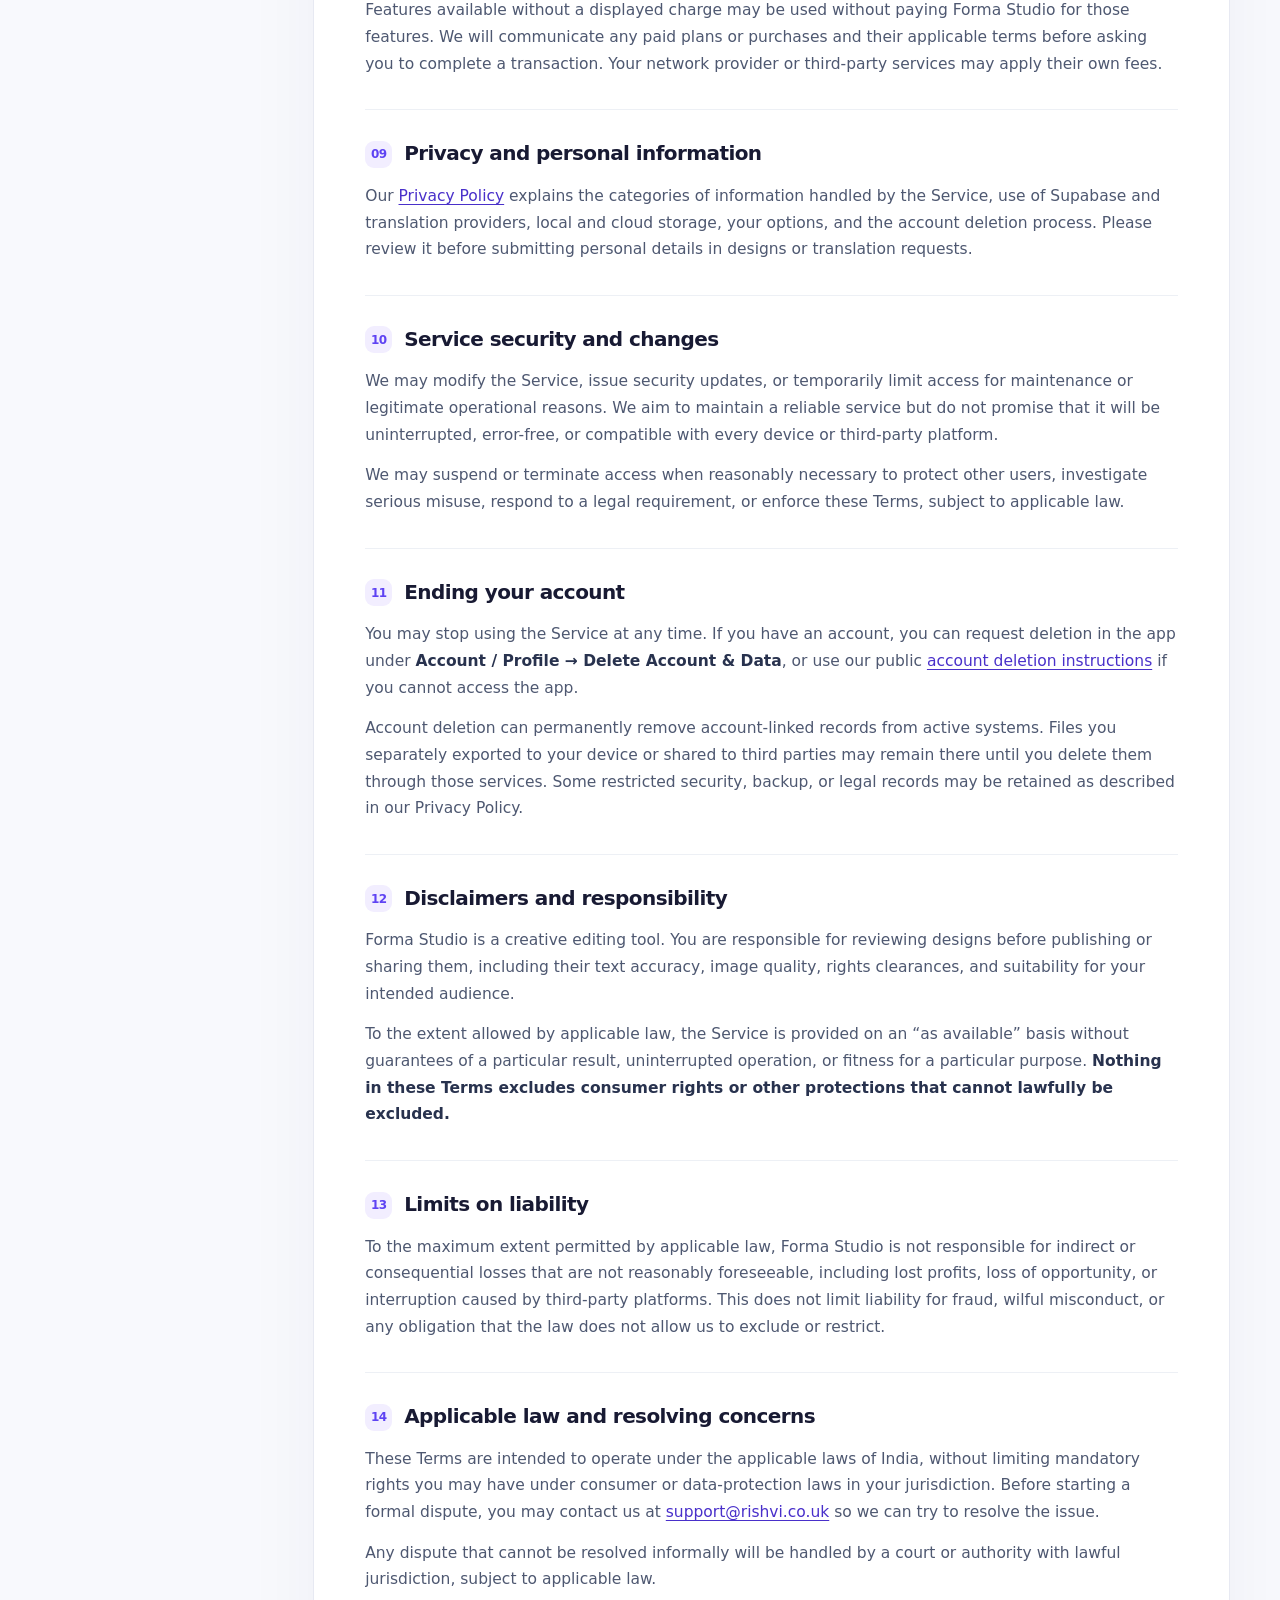
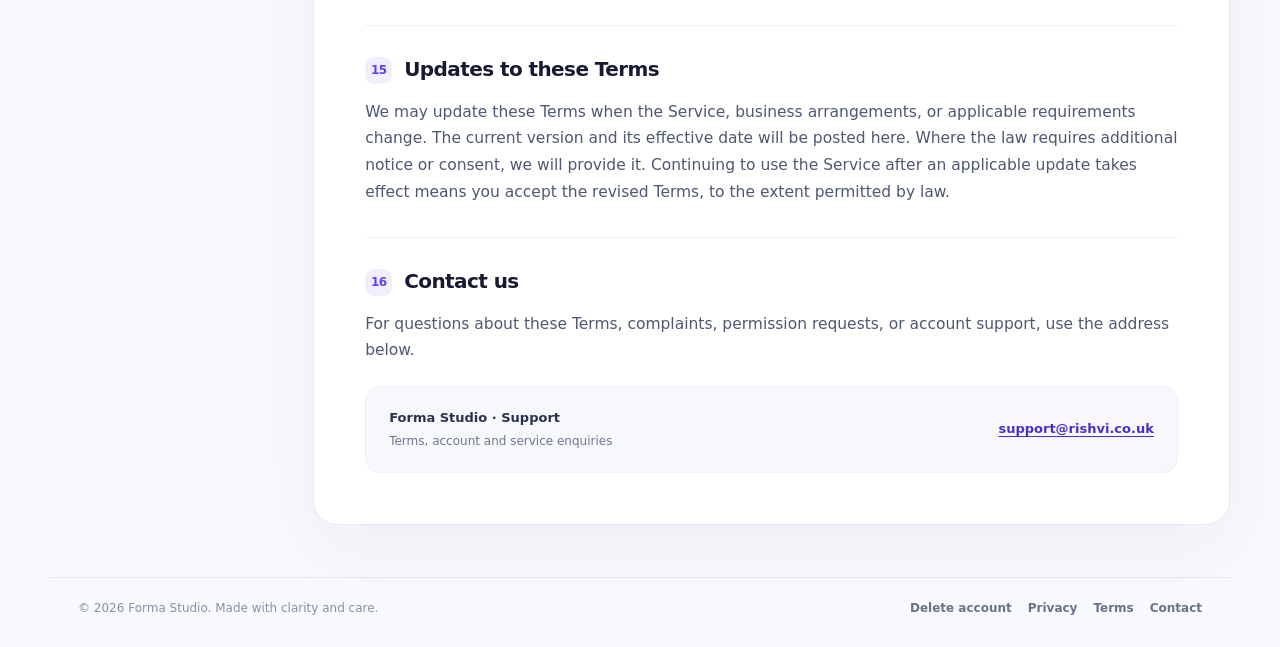
<file: terms-of-service.html>
<!doctype html>
<html lang="en">
<head>
  <meta charset="utf-8">
  <meta name="viewport" content="width=device-width, initial-scale=1">
  <meta name="theme-color" content="#F8F9FD">
  <meta name="color-scheme" content="light">
  <meta name="description" content="The ground rules for using Forma Studio, creating designs, protecting your content, and managing your account.">
  <meta name="author" content="Forma Studio">
  <title>Terms of Service | Forma Studio</title>
  <link rel="icon" href="assets/forma_mark.svg" type="image/svg+xml">
  <link rel="stylesheet" href="styles.css">
</head>
<body>
<a class="skip-link" href="#main-content">Skip to content</a>
<header class="site-header">
  <div class="header-content">
    <a class="brand" href="index.html" aria-label="Forma Studio legal home">
      <img src="assets/forma_mark.svg" alt="" width="38" height="38">
      <span><span class="brand-name">Forma Studio</span><span class="brand-line">Legal &amp; Trust Center</span></span>
    </a>
    <nav class="top-nav" aria-label="Legal pages">
      <a href="index.html">Account deletion</a>
<a href="privacy-policy.html">Privacy policy</a>
<a href="terms-of-service.html" aria-current="page">Terms of service</a>
    </nav>
  </div>
</header>
<div class="page-wrap">
  <main id="main-content">
    <div class="hero">
      <span class="eyebrow"><span class="dot" aria-hidden="true"></span> A clear creative agreement</span>
      <h1>Terms of Service</h1>
      <p class="hero-subtitle">The ground rules for using Forma Studio, creating designs, protecting your content, and managing your account.</p>
      <div class="hero-meta">Effective 3 November 2026<span aria-hidden="true">·</span>Forma Studio</div>
    </div>
    <div class="content-grid">
      <aside class="toc" aria-label="On this page"><div class="toc-title">On this page</div><nav aria-label="Page sections"><a href="#acceptance">Agreement and service scope</a>
<a href="#eligibility">Eligibility and accounts</a>
<a href="#license">Permission to use Forma Studio</a>
<a href="#content">Your designs and intellectual property</a>
<a href="#acceptable">Acceptable use</a>
<a href="#storage">Saved projects, cloud sync, and exports</a>
<a href="#translation">Translation and external services</a>
<a href="#pricing">Access and potential charges</a>
<a href="#privacy">Privacy and personal information</a>
<a href="#security">Service security and changes</a>
<a href="#termination">Ending your account</a>
<a href="#disclaimer">Disclaimers and responsibility</a>
<a href="#liability">Limits on liability</a>
<a href="#law">Applicable law and resolving concerns</a>
<a href="#updates">Updates to these Terms</a>
<a href="#contact">Contact us</a></nav></aside>
      <article class="document" aria-label="Terms of Service">
        <div class="summary"><strong>At a glance</strong><p>Use Forma Studio to make and share your own designs, while respecting the rights attached to our templates and third-party assets. <strong>Your original text and photos remain yours.</strong> Back up important exports and review content before sharing.</p></div>
        <section id="acceptance" aria-labelledby="heading-acceptance">
<h2 id="heading-acceptance"><span class="sec-number" aria-hidden="true">01</span>Agreement and service scope</h2>
<p>These Terms of Service (“Terms”) govern your use of the Forma Studio mobile application and related website, design, account, template catalog, and support features (together, the “Service”). By creating an account or using the Service, you agree to these Terms. If you do not agree, please do not use the Service.</p>
<p>Forma Studio helps you browse pre-designed templates, add your own text and photos, customize graphics, and save, export, or share finished designs. Some features, including saving and exporting designs, may require a signed-in account.</p>
</section>
<section id="eligibility" aria-labelledby="heading-eligibility">
<h2 id="heading-eligibility"><span class="sec-number" aria-hidden="true">02</span>Eligibility and accounts</h2>
<p>You must be able to enter into a legally binding agreement in your jurisdiction, or have the involvement of a parent or legal guardian where permitted and required by law. You must provide accurate account information, keep your login credentials confidential, and notify us if you believe your account has been compromised.</p>
<p>Do not create accounts for other people without permission or use an account that you are not authorized to access. You are responsible for activity performed through your account, except where the law provides otherwise.</p>
</section>
<section id="license" aria-labelledby="heading-license">
<h2 id="heading-license"><span class="sec-number" aria-hidden="true">03</span>Permission to use Forma Studio</h2>
<p>Subject to these Terms, we grant you a limited, non-exclusive, revocable, non-transferable permission to install and use the Service and its included templates and editing tools for their intended purposes. This permission does not transfer ownership of the app, its software, logos, templates, fonts, graphics, or other materials owned by Forma Studio or its licensors.</p>
<p>You may use designs you lawfully create for personal, educational, social, or business communications, subject to rights in the underlying template assets, licensed materials, and any third-party elements. You may not resell or redistribute the underlying template library as a stand-alone product or claim ownership of the app's original templates.</p>
</section>
<section id="content" aria-labelledby="heading-content">
<h2 id="heading-content"><span class="sec-number" aria-hidden="true">04</span>Your designs and intellectual property</h2>
<p><strong>Your original content stays yours.</strong> You retain rights you already hold in the photos, text, branding, and other original material you enter into your designs. You grant us a limited permission to process, render, store, transmit, and display that material only as reasonably needed to provide the Service, perform cloud sync when enabled, handle support requests you initiate, and maintain security.</p>
<p><strong>Template ownership is separate.</strong> The included layouts, template artwork, app branding, and other licensed elements may be protected by intellectual-property rights belonging to Forma Studio or third parties. Exporting a design does not transfer those underlying rights to you.</p>
<p>You are responsible for confirming that you have permission to use any photos, logos, personal details, fonts, names, or other material you add, including any required permissions from people shown or identified in a design.</p>
</section>
<section id="acceptable" aria-labelledby="heading-acceptable">
<h2 id="heading-acceptable"><span class="sec-number" aria-hidden="true">05</span>Acceptable use</h2>
<p>Please use the Service responsibly. You must not:</p>
<ul>
<li>Use templates or outputs to infringe copyright, trademarks, privacy, publicity, or other rights.</li>
<li>Create, store, or distribute illegal, fraudulent, threatening, exploitative, or abusive content.</li>
<li>Upload malware, attempt unauthorized access, bypass account or role restrictions, or interfere with the app or hosting infrastructure.</li>
<li>Reverse-engineer or scrape protected template data or distribute the app's source code or template catalog where prohibited by law.</li>
<li>Misrepresent affiliation with Forma Studio or impersonate another person or organization.</li>
<li>Use the Service in a way that violates applicable laws or the rights of others.</li>
</ul>
<p>We may take proportionate action against misuse, including restricting access, where permitted by law.</p>
</section>
<section id="storage" aria-labelledby="heading-storage">
<h2 id="heading-storage"><span class="sec-number" aria-hidden="true">06</span>Saved projects, cloud sync, and exports</h2>
<p>The Service can save design files and selected photos locally on your device and may sync eligible project metadata to Supabase for signed-in users. <strong>Cloud sync does not guarantee that every device-local photo, complete image, or export will be available on another device.</strong> Please keep your own backups of important finished designs.</p>
<p>When you save or share a design through your device's Gallery, WhatsApp, Instagram, or other apps, the resulting copy is outside our direct control. Your use of third-party apps is governed by their terms and privacy policies.</p>
<p>We may update, improve, withdraw, or replace templates and features. Published template versions may be preserved for compatibility where supported, but continuous access to any specific asset or feature is not guaranteed.</p>
</section>
<section id="translation" aria-labelledby="heading-translation">
<h2 id="heading-translation"><span class="sec-number" aria-hidden="true">07</span>Translation and external services</h2>
<p>Language assistance may use Supabase-hosted functions and external translation services, including Google and MyMemory. Do not enter confidential or sensitive text into a translation feature unless you are comfortable with its processing. Translations are automated and may be inaccurate; verify details such as names, dates, phone numbers, or legal claims before publishing an output.</p>
<p>External services, cloud hosts, app stores, and sharing platforms have their own terms. We are not responsible for their independent policies or availability to the extent allowed by applicable law.</p>
</section>
<section id="pricing" aria-labelledby="heading-pricing">
<h2 id="heading-pricing"><span class="sec-number" aria-hidden="true">08</span>Access and potential charges</h2>
<p>Features available without a displayed charge may be used without paying Forma Studio for those features. We will communicate any paid plans or purchases and their applicable terms before asking you to complete a transaction. Your network provider or third-party services may apply their own fees.</p>
</section>
<section id="privacy" aria-labelledby="heading-privacy">
<h2 id="heading-privacy"><span class="sec-number" aria-hidden="true">09</span>Privacy and personal information</h2>
<p>Our <a href="privacy-policy.html">Privacy Policy</a> explains the categories of information handled by the Service, use of Supabase and translation providers, local and cloud storage, your options, and the account deletion process. Please review it before submitting personal details in designs or translation requests.</p>
</section>
<section id="security" aria-labelledby="heading-security">
<h2 id="heading-security"><span class="sec-number" aria-hidden="true">10</span>Service security and changes</h2>
<p>We may modify the Service, issue security updates, or temporarily limit access for maintenance or legitimate operational reasons. We aim to maintain a reliable service but do not promise that it will be uninterrupted, error-free, or compatible with every device or third-party platform.</p>
<p>We may suspend or terminate access when reasonably necessary to protect other users, investigate serious misuse, respond to a legal requirement, or enforce these Terms, subject to applicable law.</p>
</section>
<section id="termination" aria-labelledby="heading-termination">
<h2 id="heading-termination"><span class="sec-number" aria-hidden="true">11</span>Ending your account</h2>
<p>You may stop using the Service at any time. If you have an account, you can request deletion in the app under <strong>Account / Profile → Delete Account &amp; Data</strong>, or use our public <a href="account-deletion.html">account deletion instructions</a> if you cannot access the app.</p>
<p>Account deletion can permanently remove account-linked records from active systems. Files you separately exported to your device or shared to third parties may remain there until you delete them through those services. Some restricted security, backup, or legal records may be retained as described in our Privacy Policy.</p>
</section>
<section id="disclaimer" aria-labelledby="heading-disclaimer">
<h2 id="heading-disclaimer"><span class="sec-number" aria-hidden="true">12</span>Disclaimers and responsibility</h2>
<p>Forma Studio is a creative editing tool. You are responsible for reviewing designs before publishing or sharing them, including their text accuracy, image quality, rights clearances, and suitability for your intended audience.</p>
<p>To the extent allowed by applicable law, the Service is provided on an “as available” basis without guarantees of a particular result, uninterrupted operation, or fitness for a particular purpose. <strong>Nothing in these Terms excludes consumer rights or other protections that cannot lawfully be excluded.</strong></p>
</section>
<section id="liability" aria-labelledby="heading-liability">
<h2 id="heading-liability"><span class="sec-number" aria-hidden="true">13</span>Limits on liability</h2>
<p>To the maximum extent permitted by applicable law, Forma Studio is not responsible for indirect or consequential losses that are not reasonably foreseeable, including lost profits, loss of opportunity, or interruption caused by third-party platforms. This does not limit liability for fraud, wilful misconduct, or any obligation that the law does not allow us to exclude or restrict.</p>
</section>
<section id="law" aria-labelledby="heading-law">
<h2 id="heading-law"><span class="sec-number" aria-hidden="true">14</span>Applicable law and resolving concerns</h2>
<p>These Terms are intended to operate under the applicable laws of India, without limiting mandatory rights you may have under consumer or data-protection laws in your jurisdiction. Before starting a formal dispute, you may contact us at <a href="mailto:support@rishvi.co.uk">support@rishvi.co.uk</a> so we can try to resolve the issue.</p>
<p>Any dispute that cannot be resolved informally will be handled by a court or authority with lawful jurisdiction, subject to applicable law.</p>
</section>
<section id="updates" aria-labelledby="heading-updates">
<h2 id="heading-updates"><span class="sec-number" aria-hidden="true">15</span>Updates to these Terms</h2>
<p>We may update these Terms when the Service, business arrangements, or applicable requirements change. The current version and its effective date will be posted here. Where the law requires additional notice or consent, we will provide it. Continuing to use the Service after an applicable update takes effect means you accept the revised Terms, to the extent permitted by law.</p>
</section>
<section id="contact" aria-labelledby="heading-contact">
<h2 id="heading-contact"><span class="sec-number" aria-hidden="true">16</span>Contact us</h2>
<p>For questions about these Terms, complaints, permission requests, or account support, use the address below.</p>
<div class="contact-strip"><div><strong>Forma Studio · Support</strong><span>Terms, account and service enquiries</span></div><a href="mailto:support@rishvi.co.uk">support@rishvi.co.uk</a></div>
</section>
      </article>
    </div>
  </main>
</div>
<footer class="site-footer"><span>© 2026 Forma Studio. Made with clarity and care.</span><nav class="footer-links" aria-label="Footer links"><a href="index.html">Delete account</a><a href="privacy-policy.html">Privacy</a><a href="terms-of-service.html">Terms</a><a href="mailto:support@rishvi.co.uk">Contact</a></nav></footer>
</body>
</html>
</file>
<file: styles.css>
/* Forma Studio Legal Pages | Last updated 2026-11-03 | No third-party resources */
:root{--ink:#182039;--heading:#15162b;--subtle:#56617c;--muted:#6d7590;--line:#e7e9f2;--primary:#5e43f3;--primaryDeep:#4930ca;--pale:#f1edff;--bg:#f8f9fd;--card:#fff;--radius:22px;--shadow:0 24px 80px rgba(23,23,61,.045)}
*{box-sizing:border-box}
html{scroll-behavior:smooth;scroll-padding-top:105px}
body{margin:0;background:var(--bg);color:var(--ink);font-family:Inter,ui-sans-serif,system-ui,-apple-system,BlinkMacSystemFont,"Segoe UI",Roboto,Arial,sans-serif;font-size:15.5px;line-height:1.72;-webkit-font-smoothing:antialiased}
a{color:var(--primaryDeep);text-underline-offset:3px;text-decoration-thickness:1px}
a:hover{color:#2617a0}
a:focus-visible,button:focus-visible{outline:3px solid #aa9cfb;outline-offset:4px;border-radius:7px}
.skip-link{position:absolute;top:-100px;left:16px;z-index:100;padding:10px 15px;border-radius:10px;background:var(--heading);color:#fff}.skip-link:focus{top:12px}
.site-header{position:sticky;top:0;z-index:10;background:rgba(255,255,255,.96);border-bottom:1px solid var(--line);backdrop-filter:blur(16px)}
.header-content{max-width:1190px;min-height:76px;padding:10px 28px;margin:auto;display:flex;align-items:center;justify-content:space-between;gap:20px}
.brand{display:inline-flex;align-items:center;gap:11px;color:#19182f;text-decoration:none;flex-shrink:0}.brand:hover{color:#19182f}.brand img{height:38px;width:38px;border-radius:11px}.brand-name{font-size:18px;letter-spacing:-.6px;font-weight:800;line-height:1.05}.brand-line{font-size:10.5px;color:#79809c;display:block;letter-spacing:1.45px;font-weight:750;text-transform:uppercase;margin-top:5px}
.top-nav{display:flex;flex-wrap:wrap;gap:5px;align-items:center}.top-nav a{color:#606781;text-decoration:none;font-size:12.5px;font-weight:700;border:1px solid transparent;border-radius:11px;padding:9px 14px;white-space:nowrap}.top-nav a:hover{color:var(--primary);background:#f7f5ff}.top-nav a[aria-current="page"]{color:var(--primaryDeep);background:var(--pale);border-color:#e6ddff}
.page-wrap{width:min(1180px,calc(100% - 44px));margin:0 auto;padding-bottom:48px}
.hero{padding:62px 20px 42px;text-align:center;position:relative;overflow:hidden}.hero:before{content:"";position:absolute;z-index:-1;left:50%;top:-155px;width:720px;height:425px;transform:translateX(-50%);pointer-events:none;background:radial-gradient(ellipse at center,rgba(138,113,255,.14),rgba(164,147,255,.05) 50%,transparent 73%)}
.eyebrow{display:inline-flex;align-items:center;gap:9px;font-size:11px;font-weight:800;letter-spacing:1.8px;text-transform:uppercase;color:var(--primaryDeep);border:1px solid #e7e0ff;background:#f4f0ff;padding:7px 12px;border-radius:999px}.eyebrow .dot{height:7px;width:7px;background:var(--primary);border-radius:50%}
h1{font-size:clamp(34px,4.4vw,55px);line-height:1.14;letter-spacing:-2.1px;color:var(--heading);margin:18px 0 16px;font-weight:800}.hero-subtitle{max-width:710px;margin:0 auto;font-size:16px;line-height:1.8;color:var(--subtle)}.hero-meta{color:#767c95;font-size:12.5px;font-weight:600;margin-top:21px}.hero-meta span{padding:0 11px;color:#c7cad8}
.content-grid{display:grid;grid-template-columns:minmax(190px,240px) minmax(0,1fr);align-items:start;gap:23px}.toc{position:sticky;top:99px;background:#fff;border:1px solid var(--line);border-radius:var(--radius);padding:23px 18px;box-shadow:var(--shadow)}.toc-title{font-size:11px;text-transform:uppercase;color:#8b90a7;font-weight:800;letter-spacing:1.6px;margin:0 0 14px 12px}.toc nav{display:flex;flex-direction:column;gap:2px}.toc a{display:block;color:#68738a;text-decoration:none;font-size:12.5px;font-weight:650;line-height:1.45;padding:10px 12px;border-left:2px solid transparent;border-radius:0 8px 8px 0}.toc a:hover{background:#f5f2ff;color:var(--primaryDeep);border-left-color:var(--primary)}
.document{background:#fff;border:1px solid var(--line);border-radius:24px;box-shadow:var(--shadow);padding:clamp(27px,4vw,55px)}
.summary{background:linear-gradient(105deg,#f1edff,#fbfaff 70%);border:1px solid #e7dfff;padding:25px 27px;border-radius:17px;margin-bottom:38px}.summary strong{display:block;font-size:14px;color:#4131bd;letter-spacing:.1px;margin-bottom:6px}.summary p{margin:0;color:#434764;font-size:14px;line-height:1.75}.summary a{font-weight:700}
.document section{scroll-margin-top:110px;padding:0 0 32px;margin:0 0 30px;border-bottom:1px solid #edf0f5}.document section:last-of-type{border:0;margin-bottom:0;padding-bottom:0}
h2{font-size:20px;letter-spacing:-.58px;line-height:1.34;color:#181a33;font-weight:800;margin:0 0 15px}.sec-number{font-size:12px;font-weight:800;color:var(--primary);display:inline-flex;align-items:center;justify-content:center;margin-right:12px;width:27px;height:27px;background:#f2eeff;border-radius:9px;vertical-align:2px}
h3{margin:19px 0 6px;font-size:15px;letter-spacing:-.22px;color:#262846}.document p{margin:0 0 14px;color:#4e5871}.document p:last-child{margin-bottom:0}.document ul,.document ol{padding-left:23px;margin:10px 0 15px;color:#4e5871}.document li{padding-left:4px;margin-bottom:8px}.document li:last-child{margin-bottom:0}.document strong{color:#28324e}.document a{overflow-wrap:anywhere}
.note{border:1px solid #e7e6ff;border-left:3px solid var(--primary);background:#f8f7ff;padding:17px 19px;border-radius:12px;color:#4e5871;font-size:13.5px;margin:22px 0}.note strong{color:#3e32a3}.note--success{border-color:#bfe9d6;border-left-color:#15865d;background:#f2fbf5}.note--success strong{color:#087046}
.callout{border:1px solid var(--line);border-radius:18px;padding:22px;margin:18px 0;background:#fdfdff}.callout-title{font-weight:800;font-size:15px;color:#212546;margin:0 0 7px}.callout p{font-size:14px}.button{display:inline-flex;align-items:center;gap:10px;background:var(--primary);border:1px solid var(--primary);border-radius:13px;padding:13px 18px;color:#fff;text-decoration:none;font-size:13px;line-height:1.4;font-weight:800;margin-top:10px;box-shadow:0 9px 23px rgba(94,67,243,.16)}.button:hover{background:var(--primaryDeep);color:#fff}.button.secondary{background:#fff;color:var(--primaryDeep);border-color:#ddd6ff;box-shadow:none}.button.secondary:hover{background:#f6f3ff}
.contact-strip{display:flex;flex-wrap:wrap;justify-content:space-between;align-items:center;gap:15px;background:#f7f8fc;border:1px solid #edf0f5;border-radius:15px;padding:20px 23px;margin-top:22px}.contact-strip strong{display:block;font-size:13px}.contact-strip span{font-size:12px;color:#6d7690;display:block;margin-top:2px}.contact-strip a{font-weight:800;font-size:13px;word-break:break-all}
.site-footer{max-width:1180px;margin:4px auto 0;padding:20px 28px 28px;border-top:1px solid var(--line);display:flex;justify-content:space-between;align-items:center;gap:16px;flex-wrap:wrap;color:#8a90a5;font-size:12px}.footer-links{display:flex;flex-wrap:wrap;gap:16px}.footer-links a{color:#68738a;text-decoration:none;font-weight:650}.footer-links a:hover{color:var(--primary)}
@media(max-width:900px){.content-grid{grid-template-columns:1fr}.toc{position:static;padding:17px 17px 14px}.toc nav{display:flex;flex-direction:row;gap:3px;flex-wrap:wrap}.toc a{border-left:0;border-radius:9px;padding:8px 11px;font-size:12px}.toc a:hover{border-left:0}.toc-title{margin-bottom:9px}.hero{padding-top:46px}.document{padding:34px}}
@media(max-width:600px){.header-content{padding:10px 15px;min-height:70px;align-items:flex-start;flex-direction:column;gap:10px}.brand img{height:30px;width:30px;border-radius:8px}.brand-name{font-size:16px}.brand-line{font-size:9px;margin-top:3px}.top-nav{width:100%;display:grid;grid-template-columns:repeat(3,minmax(0,1fr));gap:6px}.top-nav a{padding:8px 3px;font-size:11px;text-align:center}.page-wrap{width:min(100% - 28px,1180px)}.hero{padding:34px 3px 29px}.hero-subtitle{font-size:14px}.hero-meta{font-size:11px}.hero-meta span{padding:0 6px}h1{font-size:36px;letter-spacing:-1.4px}.document{padding:24px 19px;border-radius:17px}.toc{border-radius:15px}.summary{padding:19px 17px;margin-bottom:27px}.document section{margin-bottom:24px;padding-bottom:25px}.site-footer{margin:0 15px;padding:20px 2px 27px}.sec-number{margin-right:8px}h2{font-size:18px}.contact-strip{padding:16px}.callout{padding:17px}}
@media(prefers-reduced-motion:reduce){html{scroll-behavior:auto}}
@media print{.site-header,.toc,.site-footer,.button{display:none!important}body{background:#fff;color:#000}.page-wrap{width:100%}.hero{padding:14px 0 24px}.hero:before{display:none}.content-grid{display:block}.document{border:0;box-shadow:none;padding:0}.summary,.note,.callout{break-inside:avoid}.document section{break-inside:avoid-page}a{text-decoration:underline}}
</file>
